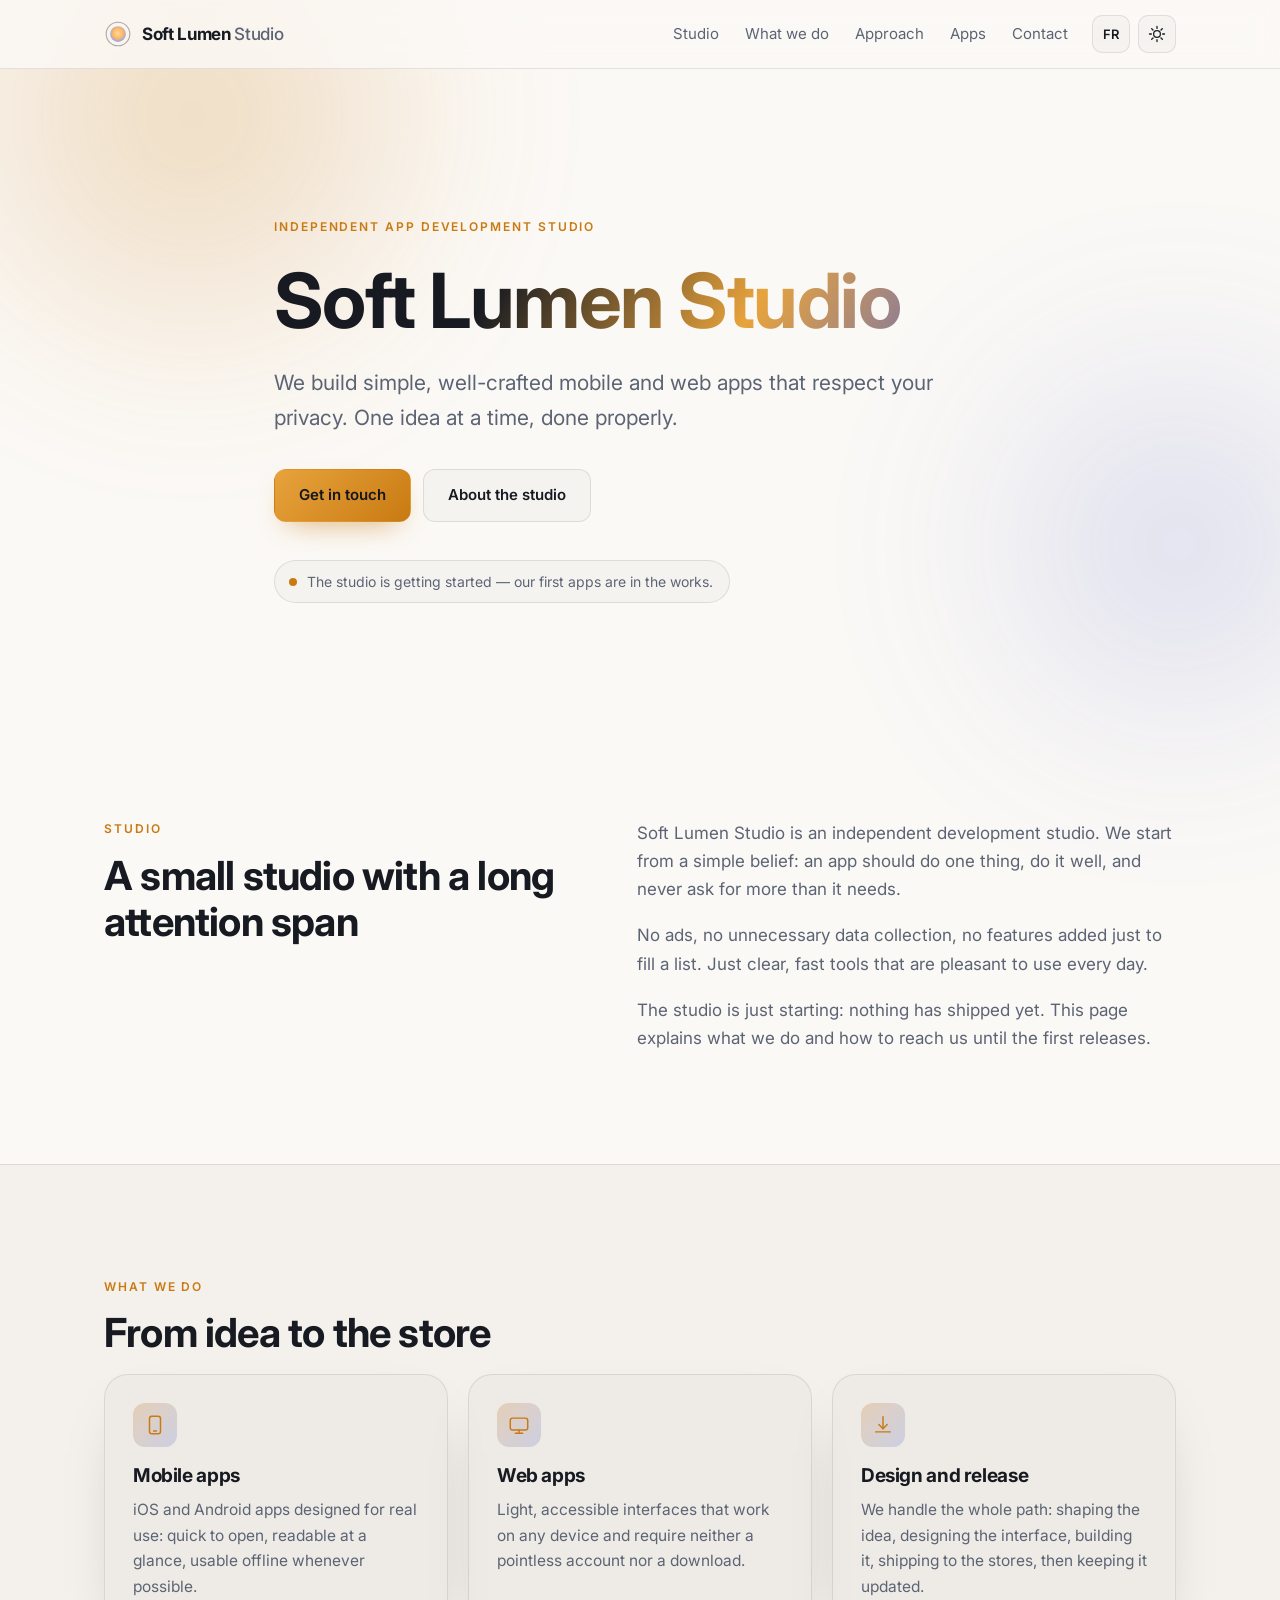
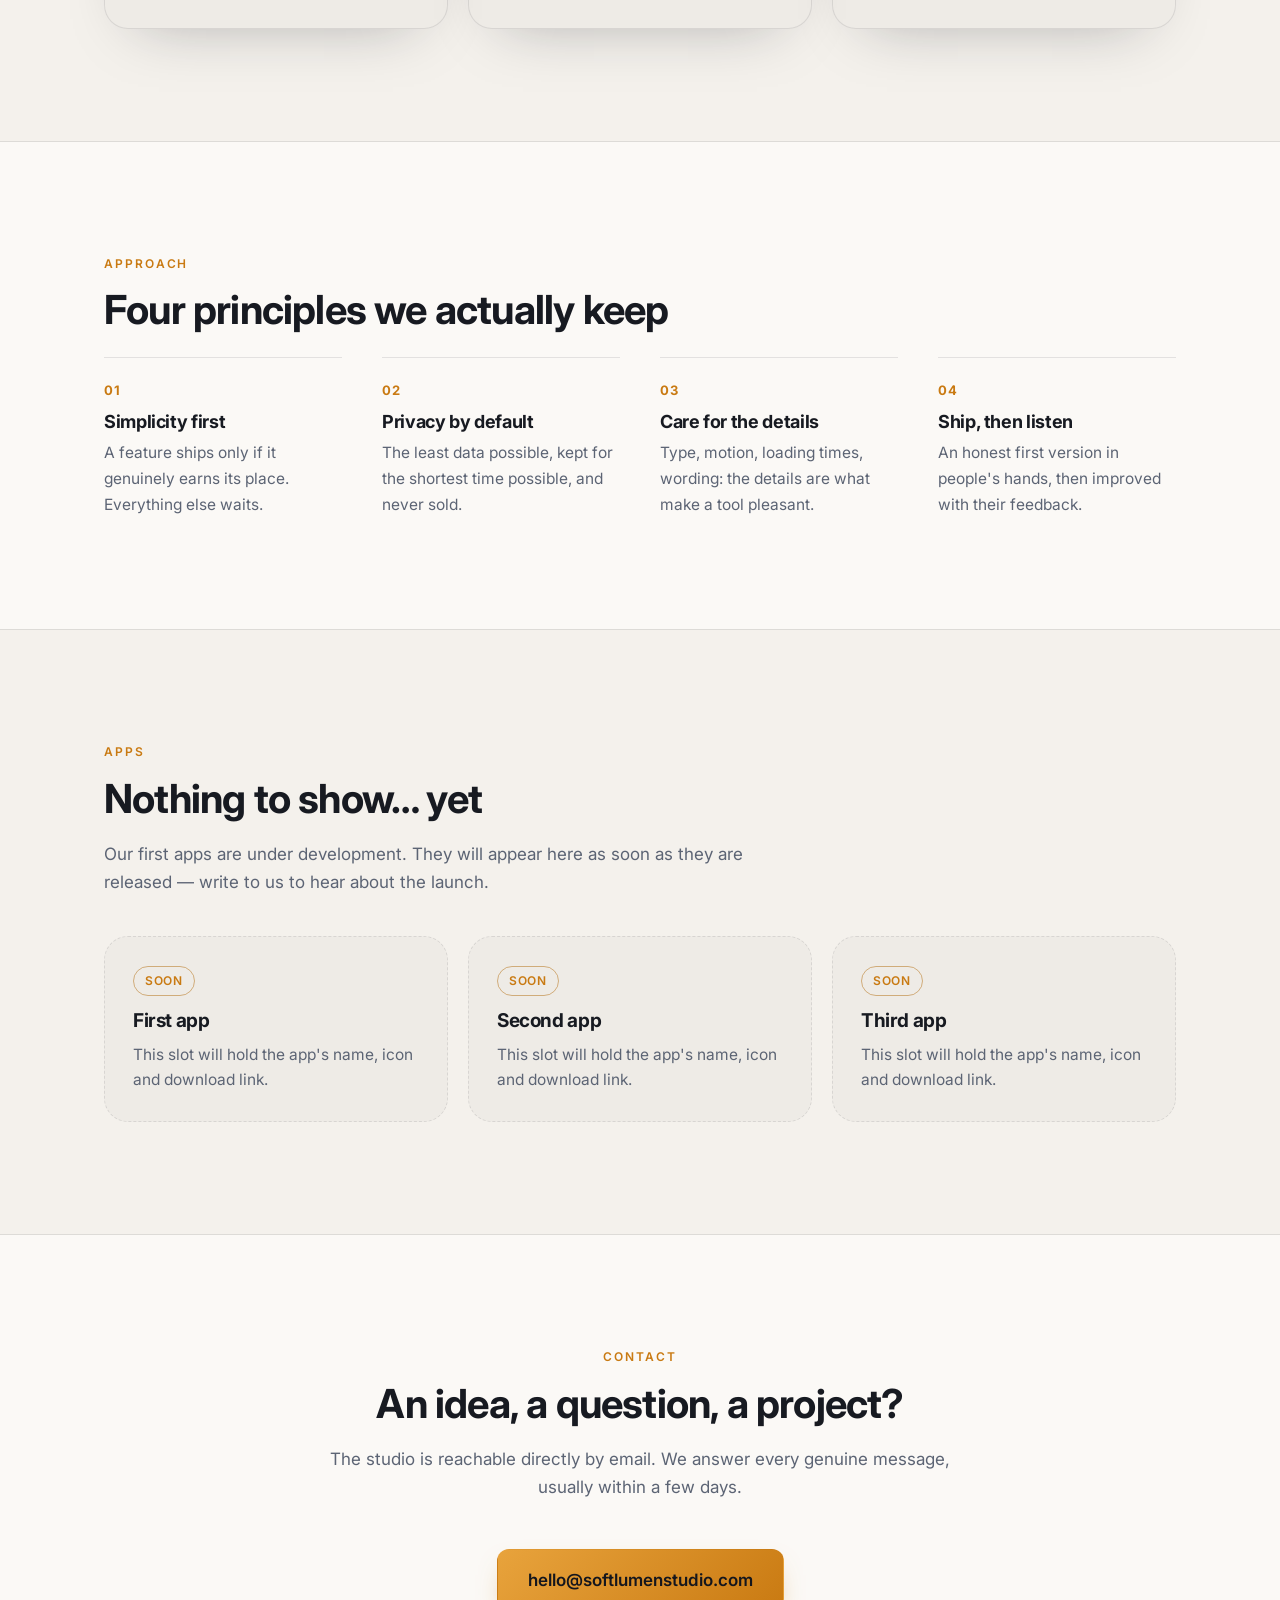
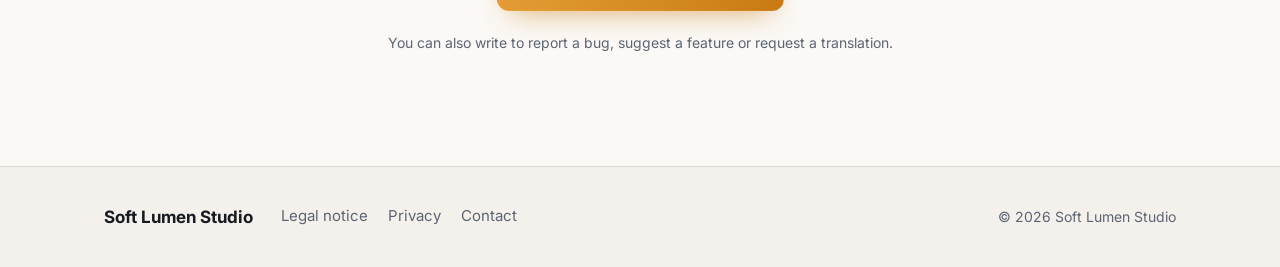
<file: index.html>
<!doctype html>
<html lang="fr" data-theme="dark">
<head>
<meta charset="utf-8">
<meta name="viewport" content="width=device-width, initial-scale=1">
<title>Soft Lumen Studio — Studio indépendant de développement d'applications</title>
<meta name="description" content="Soft Lumen Studio est un studio indépendant qui conçoit des applications mobiles et web simples, soignées et respectueuses de la vie privée.">
<link rel="canonical" href="https://msmarc75.github.io/Soft-Lumen-Studio/">
<meta property="og:type" content="website">
<meta property="og:site_name" content="Soft Lumen Studio">
<meta property="og:title" content="Soft Lumen Studio">
<meta property="og:description" content="Studio indépendant de développement d'applications mobiles et web. Simple, soigné, respectueux de la vie privée.">
<meta property="og:url" content="https://msmarc75.github.io/Soft-Lumen-Studio/">
<meta property="og:image" content="https://msmarc75.github.io/Soft-Lumen-Studio/assets/img/og-image.png">
<meta name="twitter:card" content="summary_large_image">
<meta name="theme-color" content="#0b0d13">
<link rel="icon" href="assets/img/favicon.svg" type="image/svg+xml">
<link rel="manifest" href="site.webmanifest">
<link rel="preconnect" href="https://fonts.googleapis.com">
<link rel="preconnect" href="https://fonts.gstatic.com" crossorigin>
<link rel="stylesheet" href="https://fonts.googleapis.com/css2?family=Inter:wght@400;500;600;700&display=swap">
<link rel="stylesheet" href="assets/css/styles.css">
<script type="application/ld+json">
{
  "@context": "https://schema.org",
  "@type": "Organization",
  "name": "Soft Lumen Studio",
  "url": "https://msmarc75.github.io/Soft-Lumen-Studio/",
  "logo": "https://msmarc75.github.io/Soft-Lumen-Studio/assets/img/favicon.svg",
  "description": "Studio indépendant de développement d'applications mobiles et web.",
  "email": "hello@softlumenstudio.com"
}
</script>
</head>
<body data-page="home">
<a class="skip-link" href="#main" data-i18n="skip">Aller au contenu</a>

<div class="glow glow--1" aria-hidden="true"></div>
<div class="glow glow--2" aria-hidden="true"></div>

<header class="site-header">
  <div class="container header-inner">
    <a class="brand" href="./" aria-label="Soft Lumen Studio">
      <svg class="brand__mark" viewBox="0 0 32 32" aria-hidden="true" focusable="false">
        <defs>
          <radialGradient id="bg1" cx="50%" cy="45%" r="55%">
            <stop offset="0%" stop-color="#ffd9a0"/>
            <stop offset="60%" stop-color="#ffb861"/>
            <stop offset="100%" stop-color="#8ea2ff"/>
          </radialGradient>
        </defs>
        <circle cx="16" cy="16" r="9" fill="url(#bg1)"/>
        <circle cx="16" cy="16" r="13.5" fill="none" stroke="currentColor" stroke-opacity=".35" stroke-width="1.25"/>
      </svg>
      <span class="brand__text">Soft&nbsp;Lumen<span class="brand__text-dim"> Studio</span></span>
    </a>

    <nav class="nav" id="nav" aria-label="Navigation principale">
      <a href="#studio" data-i18n="nav.studio">Le studio</a>
      <a href="#services" data-i18n="nav.services">Ce que nous faisons</a>
      <a href="#approche" data-i18n="nav.approach">Approche</a>
      <a href="#apps" data-i18n="nav.apps">Applications</a>
      <a href="#contact" data-i18n="nav.contact">Contact</a>
    </nav>

    <div class="header-actions">
      <button class="icon-btn" id="lang-toggle" type="button" aria-label="Switch to English">
        <span id="lang-label">EN</span>
      </button>
      <button class="icon-btn" id="theme-toggle" type="button" aria-label="Basculer le thème clair / sombre">
        <svg class="icon icon--sun" viewBox="0 0 24 24" aria-hidden="true"><circle cx="12" cy="12" r="4.5"/><path d="M12 2v2.5M12 19.5V22M2 12h2.5M19.5 12H22M4.9 4.9l1.8 1.8M17.3 17.3l1.8 1.8M19.1 4.9l-1.8 1.8M6.7 17.3l-1.8 1.8"/></svg>
        <svg class="icon icon--moon" viewBox="0 0 24 24" aria-hidden="true"><path d="M20 14.5A8.5 8.5 0 0 1 9.5 4a8.5 8.5 0 1 0 10.5 10.5z"/></svg>
      </button>
      <button class="icon-btn nav-toggle" id="nav-toggle" type="button" aria-expanded="false" aria-controls="nav" aria-label="Ouvrir le menu">
        <svg class="icon" viewBox="0 0 24 24" aria-hidden="true"><path d="M4 7h16M4 12h16M4 17h16"/></svg>
      </button>
    </div>
  </div>
</header>

<main id="main">

  <section class="hero">
    <div class="container hero-inner">
      <p class="eyebrow" data-i18n="hero.eyebrow">Studio indépendant de développement d'applications</p>
      <h1 class="hero__title">Soft Lumen Studio</h1>
      <p class="hero__lead" data-i18n="hero.lead">Nous concevons des applications mobiles et web simples, soignées et respectueuses de votre vie privée. Une idée à la fois, faite correctement.</p>
      <div class="hero__actions">
        <a class="btn btn--primary" href="#contact" data-i18n="hero.cta1">Nous écrire</a>
        <a class="btn btn--ghost" href="#studio" data-i18n="hero.cta2">Découvrir le studio</a>
      </div>
      <p class="status" role="status">
        <span class="status__dot" aria-hidden="true"></span>
        <span data-i18n="hero.status">Studio en cours de lancement — nos premières applications sont en préparation.</span>
      </p>
    </div>
  </section>

  <section id="studio" class="section">
    <div class="container grid-2">
      <div>
        <p class="section__label" data-i18n="studio.label">Le studio</p>
        <h2 class="section__title" data-i18n="studio.title">Petit studio, grande attention aux détails</h2>
      </div>
      <div class="prose">
        <p data-i18n="studio.p1">Soft Lumen Studio est un studio de développement indépendant. Nous partons d'une conviction simple : une application doit faire une chose, la faire bien, et ne pas demander plus que ce dont elle a besoin.</p>
        <p data-i18n="studio.p2">Pas de publicité, pas de collecte de données superflue, pas de fonctionnalités ajoutées pour faire nombre. Juste des outils clairs, rapides et agréables à utiliser au quotidien.</p>
        <p data-i18n="studio.p3">Le studio démarre : aucune application n'est encore publiée. Cette page présente ce que nous faisons et comment nous joindre en attendant les premières sorties.</p>
      </div>
    </div>
  </section>

  <section id="services" class="section section--alt">
    <div class="container">
      <p class="section__label" data-i18n="services.label">Ce que nous faisons</p>
      <h2 class="section__title" data-i18n="services.title">Du concept à la mise en ligne</h2>
      <div class="cards">
        <article class="card">
          <div class="card__icon" aria-hidden="true">
            <svg viewBox="0 0 24 24"><rect x="6" y="2.5" width="12" height="19" rx="2.5"/><path d="M10.5 18.5h3"/></svg>
          </div>
          <h3 data-i18n="services.c1.t">Applications mobiles</h3>
          <p data-i18n="services.c1.d">Des applications iOS et Android pensées pour l'usage réel : rapides à ouvrir, lisibles d'un coup d'œil, utilisables hors ligne quand c'est possible.</p>
        </article>
        <article class="card">
          <div class="card__icon" aria-hidden="true">
            <svg viewBox="0 0 24 24"><rect x="2.5" y="4.5" width="19" height="13" rx="2.5"/><path d="M8 21h8M12 17.5V21"/></svg>
          </div>
          <h3 data-i18n="services.c2.t">Applications web</h3>
          <p data-i18n="services.c2.d">Des interfaces légères et accessibles, qui fonctionnent sur n'importe quel appareil et n'imposent ni compte inutile ni téléchargement.</p>
        </article>
        <article class="card">
          <div class="card__icon" aria-hidden="true">
            <svg viewBox="0 0 24 24"><path d="M12 3v13"/><path d="M7.5 11.5 12 16l4.5-4.5"/><path d="M4 19.5h16"/></svg>
          </div>
          <h3 data-i18n="services.c3.t">Conception et publication</h3>
          <p data-i18n="services.c3.d">Nous prenons en charge l'ensemble : cadrage de l'idée, design de l'interface, développement, publication sur les stores, puis mises à jour.</p>
        </article>
      </div>
    </div>
  </section>

  <section id="approche" class="section">
    <div class="container">
      <p class="section__label" data-i18n="approach.label">Approche</p>
      <h2 class="section__title" data-i18n="approach.title">Quatre principes, tenus</h2>
      <ol class="steps">
        <li class="step">
          <span class="step__num">01</span>
          <h3 data-i18n="approach.s1.t">La simplicité d'abord</h3>
          <p data-i18n="approach.s1.d">Une fonctionnalité entre dans l'application seulement si elle sert vraiment. Le reste attend.</p>
        </li>
        <li class="step">
          <span class="step__num">02</span>
          <h3 data-i18n="approach.s2.t">La vie privée par défaut</h3>
          <p data-i18n="approach.s2.d">Le minimum de données, gardées le moins longtemps possible, et jamais revendues.</p>
        </li>
        <li class="step">
          <span class="step__num">03</span>
          <h3 data-i18n="approach.s3.t">Le soin du détail</h3>
          <p data-i18n="approach.s3.d">Typographie, animations, temps de chargement, textes : ce sont les détails qui rendent un outil agréable.</p>
        </li>
        <li class="step">
          <span class="step__num">04</span>
          <h3 data-i18n="approach.s4.t">Livrer, puis écouter</h3>
          <p data-i18n="approach.s4.d">Une première version honnête, mise entre les mains des utilisateurs, puis améliorée avec leurs retours.</p>
        </li>
      </ol>
    </div>
  </section>

  <section id="apps" class="section section--alt">
    <div class="container">
      <p class="section__label" data-i18n="apps.label">Applications</p>
      <h2 class="section__title" data-i18n="apps.title">Rien à montrer… pour l'instant</h2>
      <p class="section__lead" data-i18n="apps.lead">Nos premières applications sont en cours de développement. Cette page les accueillera dès leur publication — écrivez-nous pour être prévenu au lancement.</p>
      <div class="cards">
        <article class="card card--empty">
          <span class="pill" data-i18n="apps.soon">Bientôt</span>
          <h3 data-i18n="apps.slot">Première application</h3>
          <p data-i18n="apps.slotd">Cet emplacement accueillera le nom, l'icône et le lien de téléchargement de l'application.</p>
        </article>
        <article class="card card--empty">
          <span class="pill" data-i18n="apps.soon">Bientôt</span>
          <h3 data-i18n="apps.slot2">Deuxième application</h3>
          <p data-i18n="apps.slotd">Cet emplacement accueillera le nom, l'icône et le lien de téléchargement de l'application.</p>
        </article>
        <article class="card card--empty">
          <span class="pill" data-i18n="apps.soon">Bientôt</span>
          <h3 data-i18n="apps.slot3">Troisième application</h3>
          <p data-i18n="apps.slotd">Cet emplacement accueillera le nom, l'icône et le lien de téléchargement de l'application.</p>
        </article>
      </div>
    </div>
  </section>

  <section id="contact" class="section">
    <div class="container contact">
      <p class="section__label" data-i18n="contact.label">Contact</p>
      <h2 class="section__title" data-i18n="contact.title">Une idée, une question, un projet ?</h2>
      <p class="section__lead" data-i18n="contact.lead">Le studio est joignable directement par e-mail. Nous répondons à tous les messages sérieux, généralement sous quelques jours.</p>
      <a class="btn btn--primary btn--lg" href="mailto:hello@softlumenstudio.com">hello@softlumenstudio.com</a>
      <p class="fine" data-i18n="contact.fine">Vous pouvez aussi nous écrire pour signaler un bug, proposer une fonctionnalité ou demander une traduction.</p>
    </div>
  </section>

</main>

<footer class="site-footer">
  <div class="container footer-inner">
    <p class="footer__brand">Soft Lumen Studio</p>
    <nav class="footer__links" aria-label="Liens de bas de page">
      <a href="legal.html" data-i18n="footer.legal">Mentions légales</a>
      <a href="privacy.html" data-i18n="footer.privacy">Confidentialité</a>
      <a href="mailto:hello@softlumenstudio.com" data-i18n="footer.contact">Contact</a>
    </nav>
    <p class="footer__copy">© <span id="year">2026</span> Soft Lumen Studio</p>
  </div>
</footer>

<script src="assets/js/main.js"></script>
</body>
</html>
</file>
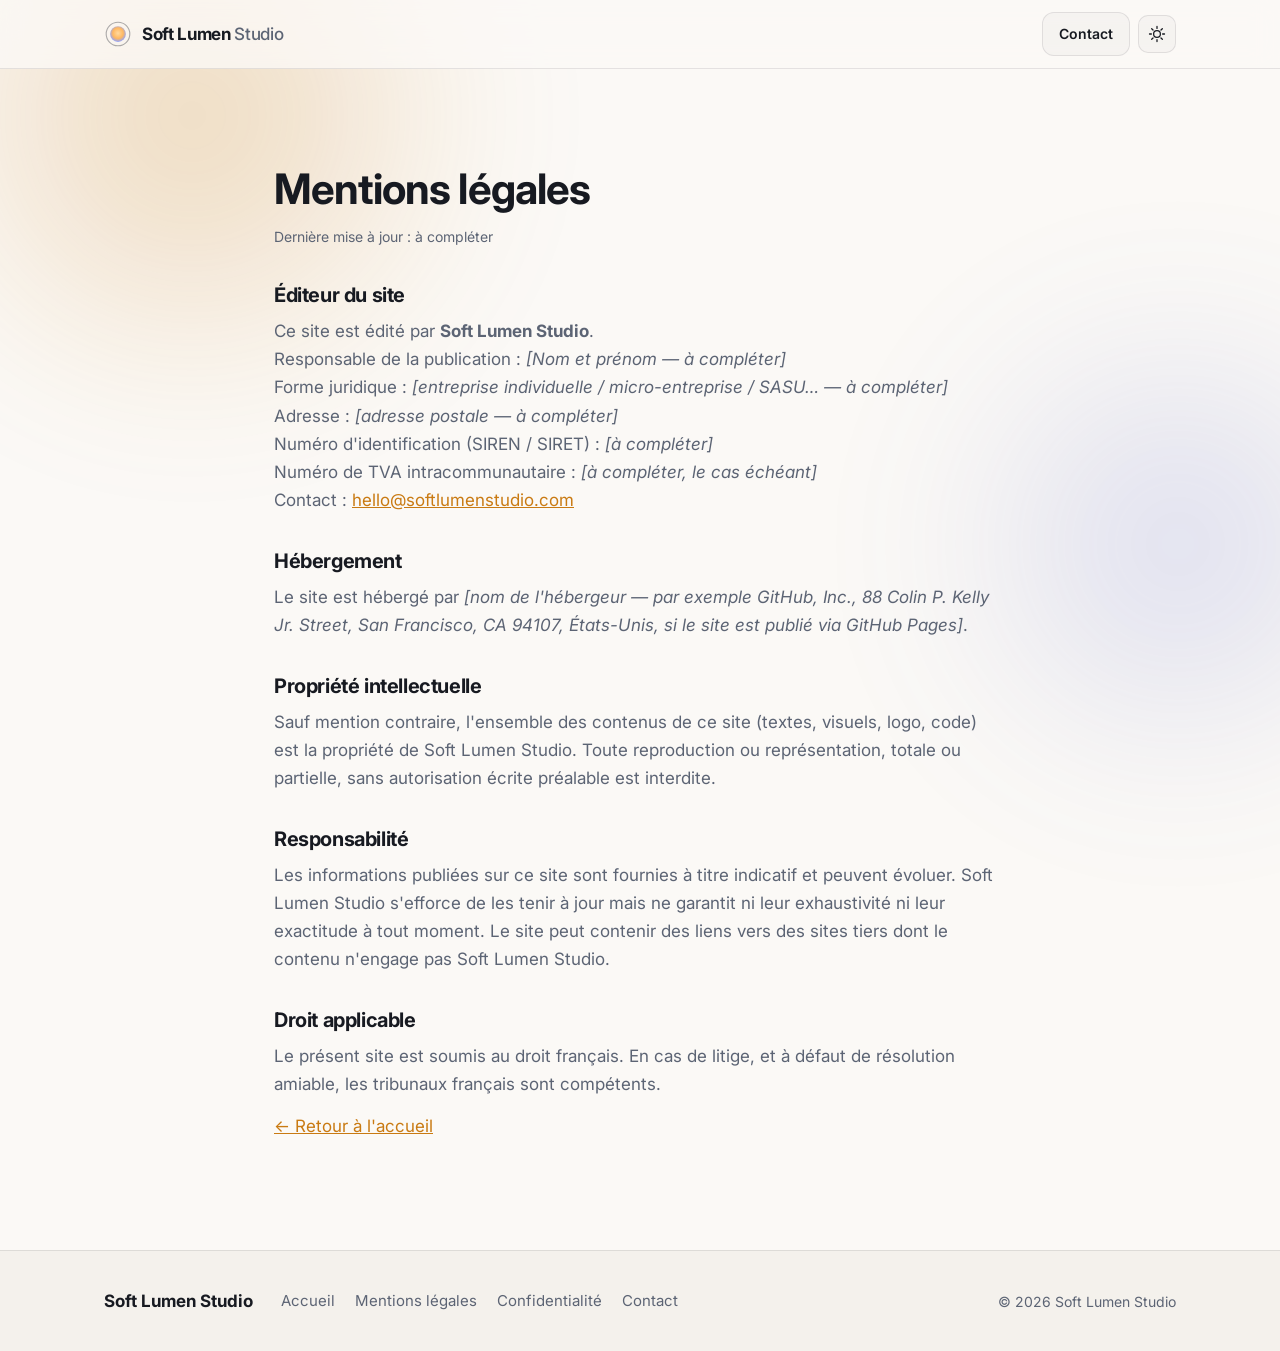
<file: legal.html>
<!doctype html>
<html lang="fr" data-theme="dark">
<head>
<meta charset="utf-8">
<meta name="viewport" content="width=device-width, initial-scale=1">
<title>Mentions légales — Soft Lumen Studio</title>
<meta name="description" content="Mentions légales du site de Soft Lumen Studio.">
<meta name="robots" content="index, follow">
<meta name="theme-color" content="#0b0d13">
<link rel="icon" href="assets/img/favicon.svg" type="image/svg+xml">
<link rel="manifest" href="site.webmanifest">
<link rel="preconnect" href="https://fonts.googleapis.com">
<link rel="preconnect" href="https://fonts.gstatic.com" crossorigin>
<link rel="stylesheet" href="https://fonts.googleapis.com/css2?family=Inter:wght@400;500;600;700&display=swap">
<link rel="stylesheet" href="assets/css/styles.css">
</head>
<body>
<div class="glow glow--1" aria-hidden="true"></div>
<div class="glow glow--2" aria-hidden="true"></div>

<header class="site-header">
  <div class="container header-inner">
    <a class="brand" href="./" aria-label="Soft Lumen Studio">
      <svg class="brand__mark" viewBox="0 0 32 32" aria-hidden="true" focusable="false">
        <defs>
          <radialGradient id="bg1" cx="50%" cy="45%" r="55%">
            <stop offset="0%" stop-color="#ffd9a0"/>
            <stop offset="60%" stop-color="#ffb861"/>
            <stop offset="100%" stop-color="#8ea2ff"/>
          </radialGradient>
        </defs>
        <circle cx="16" cy="16" r="9" fill="url(#bg1)"/>
        <circle cx="16" cy="16" r="13.5" fill="none" stroke="currentColor" stroke-opacity=".35" stroke-width="1.25"/>
      </svg>
      <span class="brand__text">Soft&nbsp;Lumen<span class="brand__text-dim"> Studio</span></span>
    </a>
    <div class="header-actions" style="margin-left:auto">
      <a class="btn btn--ghost" href="./#contact" style="padding:9px 16px;font-size:14px">Contact</a>
      <button class="icon-btn" id="theme-toggle" type="button" aria-label="Basculer le thème clair / sombre">
        <svg class="icon icon--sun" viewBox="0 0 24 24" aria-hidden="true"><circle cx="12" cy="12" r="4.5"/><path d="M12 2v2.5M12 19.5V22M2 12h2.5M19.5 12H22M4.9 4.9l1.8 1.8M17.3 17.3l1.8 1.8M19.1 4.9l-1.8 1.8M6.7 17.3l-1.8 1.8"/></svg>
        <svg class="icon icon--moon" viewBox="0 0 24 24" aria-hidden="true"><path d="M20 14.5A8.5 8.5 0 0 1 9.5 4a8.5 8.5 0 1 0 10.5 10.5z"/></svg>
      </button>
    </div>
  </div>
</header>

<main id="main">
<section class="page">
  <div class="container">
    <h1>Mentions légales</h1>
    <p class="updated">Dernière mise à jour : à compléter</p>

    <h2>Éditeur du site</h2>
    <p>
      Ce site est édité par <strong>Soft Lumen Studio</strong>.<br>
      Responsable de la publication : <em>[Nom et prénom — à compléter]</em><br>
      Forme juridique : <em>[entreprise individuelle / micro-entreprise / SASU… — à compléter]</em><br>
      Adresse : <em>[adresse postale — à compléter]</em><br>
      Numéro d'identification (SIREN / SIRET) : <em>[à compléter]</em><br>
      Numéro de TVA intracommunautaire : <em>[à compléter, le cas échéant]</em><br>
      Contact : <a href="mailto:hello@softlumenstudio.com">hello@softlumenstudio.com</a>
    </p>

    <h2>Hébergement</h2>
    <p>
      Le site est hébergé par <em>[nom de l'hébergeur — par exemple GitHub, Inc., 88 Colin P. Kelly Jr. Street,
      San Francisco, CA 94107, États-Unis, si le site est publié via GitHub Pages]</em>.
    </p>

    <h2>Propriété intellectuelle</h2>
    <p>
      Sauf mention contraire, l'ensemble des contenus de ce site (textes, visuels, logo, code) est la propriété
      de Soft Lumen Studio. Toute reproduction ou représentation, totale ou partielle, sans autorisation écrite
      préalable est interdite.
    </p>

    <h2>Responsabilité</h2>
    <p>
      Les informations publiées sur ce site sont fournies à titre indicatif et peuvent évoluer. Soft Lumen Studio
      s'efforce de les tenir à jour mais ne garantit ni leur exhaustivité ni leur exactitude à tout moment.
      Le site peut contenir des liens vers des sites tiers dont le contenu n'engage pas Soft Lumen Studio.
    </p>

    <h2>Droit applicable</h2>
    <p>
      Le présent site est soumis au droit français. En cas de litige, et à défaut de résolution amiable,
      les tribunaux français sont compétents.
    </p>

    <p><a href="index.html">← Retour à l'accueil</a></p>
  </div>
</section>
</main>

<footer class="site-footer">
  <div class="container footer-inner">
    <p class="footer__brand">Soft Lumen Studio</p>
    <nav class="footer__links" aria-label="Liens de bas de page">
      <a href="index.html">Accueil</a>
      <a href="legal.html">Mentions légales</a>
      <a href="privacy.html">Confidentialité</a>
      <a href="mailto:hello@softlumenstudio.com">Contact</a>
    </nav>
    <p class="footer__copy">© <span id="year">2026</span> Soft Lumen Studio</p>
  </div>
</footer>

<script src="assets/js/main.js"></script>
</body>
</html>
</file>
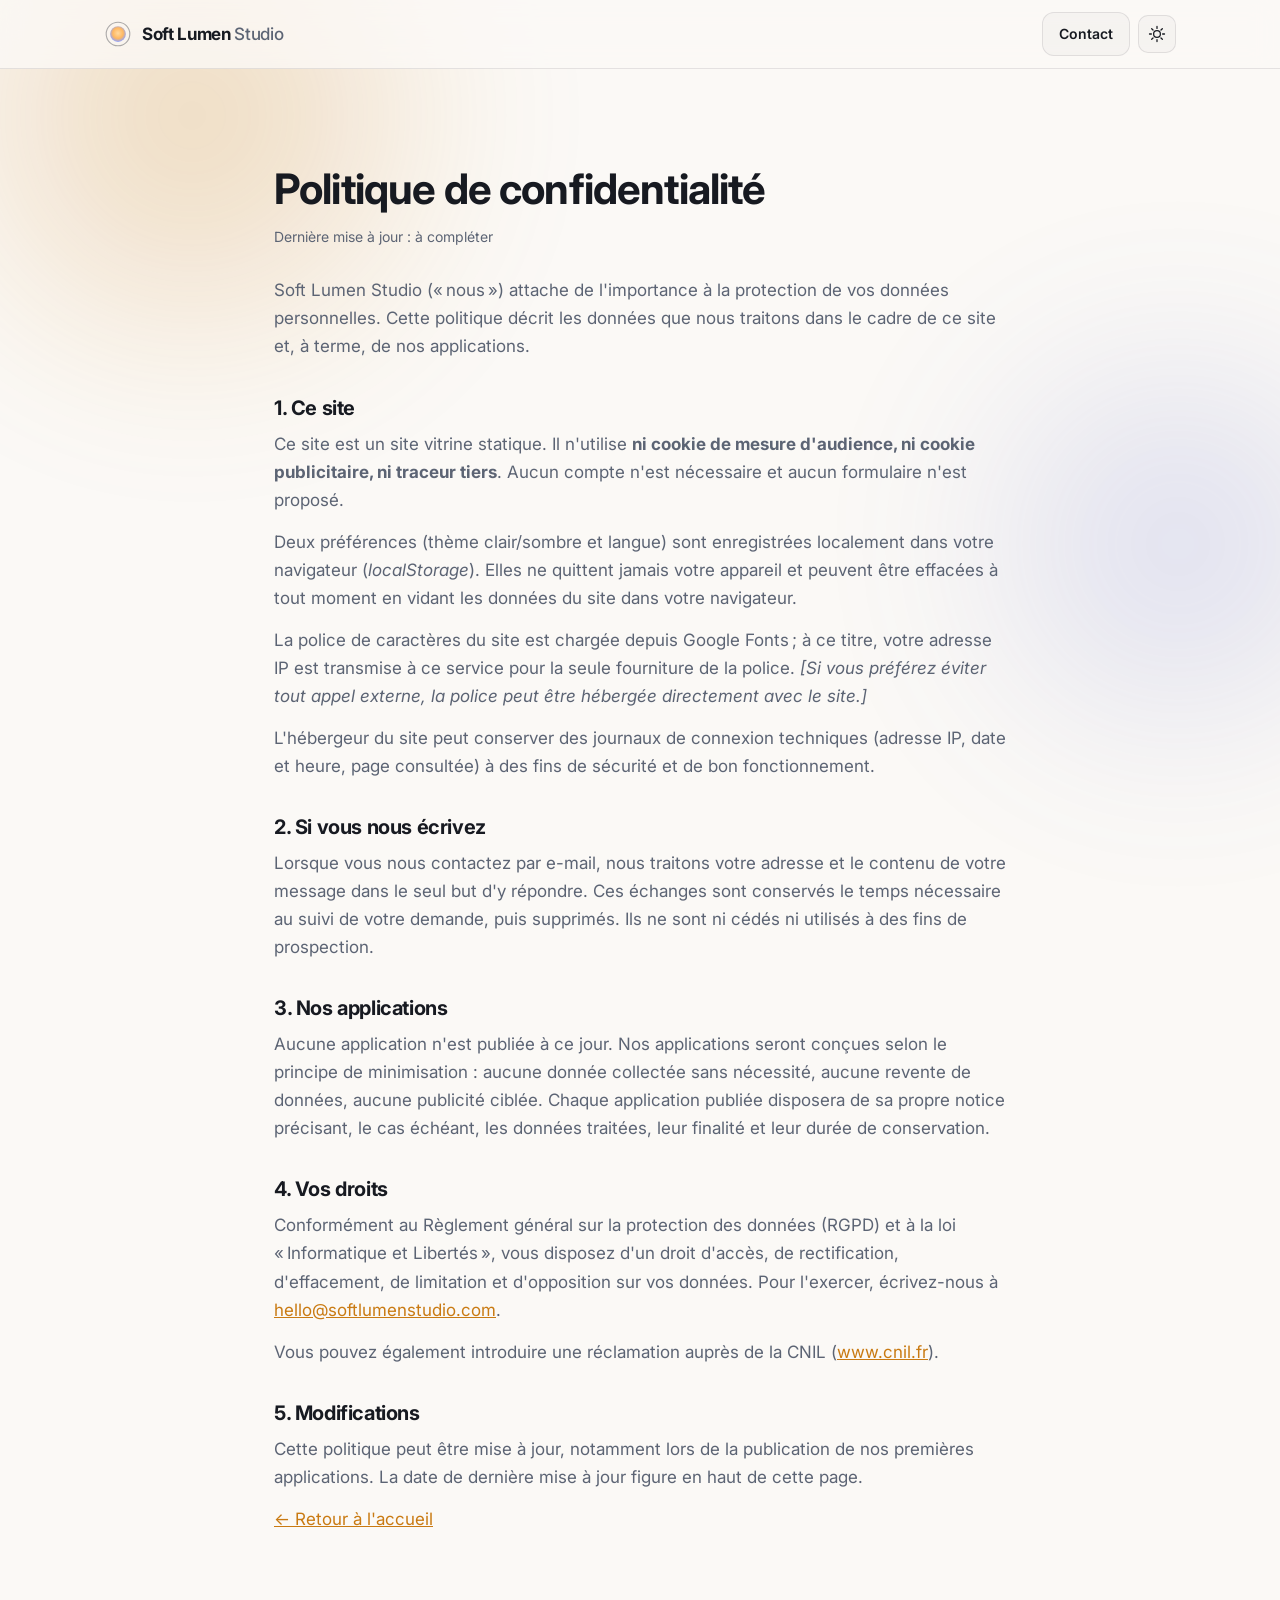
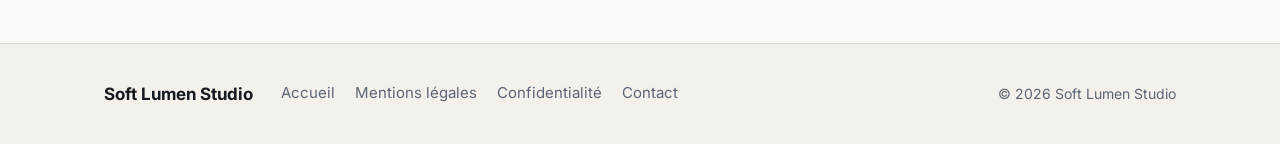
<file: privacy.html>
<!doctype html>
<html lang="fr" data-theme="dark">
<head>
<meta charset="utf-8">
<meta name="viewport" content="width=device-width, initial-scale=1">
<title>Politique de confidentialité — Soft Lumen Studio</title>
<meta name="description" content="Politique de confidentialité de Soft Lumen Studio : aucun traceur, aucune revente de données.">
<meta name="robots" content="index, follow">
<meta name="theme-color" content="#0b0d13">
<link rel="icon" href="assets/img/favicon.svg" type="image/svg+xml">
<link rel="manifest" href="site.webmanifest">
<link rel="preconnect" href="https://fonts.googleapis.com">
<link rel="preconnect" href="https://fonts.gstatic.com" crossorigin>
<link rel="stylesheet" href="https://fonts.googleapis.com/css2?family=Inter:wght@400;500;600;700&display=swap">
<link rel="stylesheet" href="assets/css/styles.css">
</head>
<body>
<div class="glow glow--1" aria-hidden="true"></div>
<div class="glow glow--2" aria-hidden="true"></div>

<header class="site-header">
  <div class="container header-inner">
    <a class="brand" href="./" aria-label="Soft Lumen Studio">
      <svg class="brand__mark" viewBox="0 0 32 32" aria-hidden="true" focusable="false">
        <defs>
          <radialGradient id="bg1" cx="50%" cy="45%" r="55%">
            <stop offset="0%" stop-color="#ffd9a0"/>
            <stop offset="60%" stop-color="#ffb861"/>
            <stop offset="100%" stop-color="#8ea2ff"/>
          </radialGradient>
        </defs>
        <circle cx="16" cy="16" r="9" fill="url(#bg1)"/>
        <circle cx="16" cy="16" r="13.5" fill="none" stroke="currentColor" stroke-opacity=".35" stroke-width="1.25"/>
      </svg>
      <span class="brand__text">Soft&nbsp;Lumen<span class="brand__text-dim"> Studio</span></span>
    </a>
    <div class="header-actions" style="margin-left:auto">
      <a class="btn btn--ghost" href="./#contact" style="padding:9px 16px;font-size:14px">Contact</a>
      <button class="icon-btn" id="theme-toggle" type="button" aria-label="Basculer le thème clair / sombre">
        <svg class="icon icon--sun" viewBox="0 0 24 24" aria-hidden="true"><circle cx="12" cy="12" r="4.5"/><path d="M12 2v2.5M12 19.5V22M2 12h2.5M19.5 12H22M4.9 4.9l1.8 1.8M17.3 17.3l1.8 1.8M19.1 4.9l-1.8 1.8M6.7 17.3l-1.8 1.8"/></svg>
        <svg class="icon icon--moon" viewBox="0 0 24 24" aria-hidden="true"><path d="M20 14.5A8.5 8.5 0 0 1 9.5 4a8.5 8.5 0 1 0 10.5 10.5z"/></svg>
      </button>
    </div>
  </div>
</header>

<main id="main">
<section class="page">
  <div class="container">
    <h1>Politique de confidentialité</h1>
    <p class="updated">Dernière mise à jour : à compléter</p>

    <p>
      Soft Lumen Studio (« nous ») attache de l'importance à la protection de vos données personnelles.
      Cette politique décrit les données que nous traitons dans le cadre de ce site et, à terme,
      de nos applications.
    </p>

    <h2>1. Ce site</h2>
    <p>
      Ce site est un site vitrine statique. Il n'utilise <strong>ni cookie de mesure d'audience,
      ni cookie publicitaire, ni traceur tiers</strong>. Aucun compte n'est nécessaire et aucun formulaire
      n'est proposé.
    </p>
    <p>
      Deux préférences (thème clair/sombre et langue) sont enregistrées localement dans votre navigateur
      (<em>localStorage</em>). Elles ne quittent jamais votre appareil et peuvent être effacées à tout moment
      en vidant les données du site dans votre navigateur.
    </p>
    <p>
      La police de caractères du site est chargée depuis Google Fonts ; à ce titre, votre adresse IP est
      transmise à ce service pour la seule fourniture de la police. <em>[Si vous préférez éviter tout appel
      externe, la police peut être hébergée directement avec le site.]</em>
    </p>
    <p>
      L'hébergeur du site peut conserver des journaux de connexion techniques (adresse IP, date et heure,
      page consultée) à des fins de sécurité et de bon fonctionnement.
    </p>

    <h2>2. Si vous nous écrivez</h2>
    <p>
      Lorsque vous nous contactez par e-mail, nous traitons votre adresse et le contenu de votre message
      dans le seul but d'y répondre. Ces échanges sont conservés le temps nécessaire au suivi de votre demande,
      puis supprimés. Ils ne sont ni cédés ni utilisés à des fins de prospection.
    </p>

    <h2>3. Nos applications</h2>
    <p>
      Aucune application n'est publiée à ce jour. Nos applications seront conçues selon le principe de
      minimisation : aucune donnée collectée sans nécessité, aucune revente de données, aucune publicité ciblée.
      Chaque application publiée disposera de sa propre notice précisant, le cas échéant, les données traitées,
      leur finalité et leur durée de conservation.
    </p>

    <h2>4. Vos droits</h2>
    <p>
      Conformément au Règlement général sur la protection des données (RGPD) et à la loi « Informatique et
      Libertés », vous disposez d'un droit d'accès, de rectification, d'effacement, de limitation et
      d'opposition sur vos données. Pour l'exercer, écrivez-nous à
      <a href="mailto:hello@softlumenstudio.com">hello@softlumenstudio.com</a>.
    </p>
    <p>
      Vous pouvez également introduire une réclamation auprès de la CNIL
      (<a href="https://www.cnil.fr" rel="noopener noreferrer" target="_blank">www.cnil.fr</a>).
    </p>

    <h2>5. Modifications</h2>
    <p>
      Cette politique peut être mise à jour, notamment lors de la publication de nos premières applications.
      La date de dernière mise à jour figure en haut de cette page.
    </p>

    <p><a href="index.html">← Retour à l'accueil</a></p>
  </div>
</section>
</main>

<footer class="site-footer">
  <div class="container footer-inner">
    <p class="footer__brand">Soft Lumen Studio</p>
    <nav class="footer__links" aria-label="Liens de bas de page">
      <a href="index.html">Accueil</a>
      <a href="legal.html">Mentions légales</a>
      <a href="privacy.html">Confidentialité</a>
      <a href="mailto:hello@softlumenstudio.com">Contact</a>
    </nav>
    <p class="footer__copy">© <span id="year">2026</span> Soft Lumen Studio</p>
  </div>
</footer>

<script src="assets/js/main.js"></script>
</body>
</html>
</file>
<file: assets/css/styles.css>
/* Soft Lumen Studio — feuille de styles principale */

/* ---------- Tokens ---------- */
:root {
  --bg: #0b0d13;
  --bg-alt: #0f121a;
  --surface: rgba(255, 255, 255, .035);
  --surface-strong: rgba(255, 255, 255, .06);
  --border: rgba(255, 255, 255, .09);
  --text: #e9edf5;
  --text-muted: #9aa4b8;
  --accent: #ffb861;
  --accent-soft: #ffd9a0;
  --accent-cool: #8ea2ff;
  --shadow: 0 24px 60px -30px rgba(0, 0, 0, .9);
  --radius: 16px;
  --radius-lg: 24px;
  --maxw: 1120px;
  --font: "Inter", system-ui, -apple-system, "Segoe UI", Roboto, Helvetica, Arial, sans-serif;
}

html[data-theme="light"] {
  --bg: #fbf9f6;
  --bg-alt: #f4f1ec;
  --surface: rgba(20, 22, 30, .025);
  --surface-strong: rgba(20, 22, 30, .045);
  --border: rgba(20, 22, 30, .1);
  --text: #171a21;
  --text-muted: #5c6474;
  --accent: #c97a12;
  --accent-soft: #e8a33c;
  --accent-cool: #5566cc;
  --shadow: 0 24px 60px -34px rgba(23, 26, 33, .35);
}

/* ---------- Base ---------- */
*, *::before, *::after { box-sizing: border-box; }

html { scroll-behavior: smooth; }

body {
  margin: 0;
  background: var(--bg);
  color: var(--text);
  font-family: var(--font);
  font-size: 17px;
  line-height: 1.65;
  -webkit-font-smoothing: antialiased;
  overflow-x: hidden;
}

h1, h2, h3 { line-height: 1.15; letter-spacing: -.02em; margin: 0; }
p { margin: 0; }
a { color: inherit; }

img, svg { max-width: 100%; }

.container { width: 100%; max-width: var(--maxw); margin-inline: auto; padding-inline: 24px; }

.skip-link {
  position: absolute;
  left: -9999px;
  top: 12px;
  z-index: 100;
  background: var(--accent);
  color: #10131a;
  padding: 10px 16px;
  border-radius: 10px;
  font-weight: 600;
  text-decoration: none;
}
.skip-link:focus { left: 24px; }

:focus-visible {
  outline: 2px solid var(--accent);
  outline-offset: 3px;
  border-radius: 6px;
}

/* ---------- Halos ---------- */
.glow {
  position: fixed;
  z-index: -1;
  border-radius: 50%;
  filter: blur(90px);
  pointer-events: none;
  opacity: .5;
}
.glow--1 {
  width: 46vw; height: 46vw;
  min-width: 320px; min-height: 320px;
  top: -14vw; left: -8vw;
  background: radial-gradient(circle, var(--accent) 0%, transparent 70%);
  opacity: .22;
}
.glow--2 {
  width: 40vw; height: 40vw;
  min-width: 280px; min-height: 280px;
  top: 32vh; right: -12vw;
  background: radial-gradient(circle, var(--accent-cool) 0%, transparent 70%);
  opacity: .18;
}
html[data-theme="light"] .glow--1 { opacity: .3; }
html[data-theme="light"] .glow--2 { opacity: .22; }

/* ---------- En-tête ---------- */
.site-header {
  position: sticky;
  top: 0;
  z-index: 50;
  backdrop-filter: blur(14px);
  background: color-mix(in srgb, var(--bg) 78%, transparent);
  border-bottom: 1px solid var(--border);
}

.header-inner {
  display: flex;
  align-items: center;
  gap: 24px;
  min-height: 68px;
}

.brand {
  display: inline-flex;
  align-items: center;
  gap: 10px;
  font-weight: 700;
  letter-spacing: -.02em;
  text-decoration: none;
  white-space: nowrap;
}
.brand__mark { width: 28px; height: 28px; flex: none; }
.brand__text-dim { color: var(--text-muted); font-weight: 500; }

.nav {
  display: flex;
  align-items: center;
  gap: 26px;
  margin-left: auto;
  font-size: 15px;
}
.nav a {
  color: var(--text-muted);
  text-decoration: none;
  transition: color .18s ease;
}
.nav a:hover { color: var(--text); }

.header-actions { display: flex; align-items: center; gap: 8px; }

.icon-btn {
  display: inline-grid;
  place-items: center;
  width: 38px; height: 38px;
  border: 1px solid var(--border);
  border-radius: 10px;
  background: var(--surface);
  color: var(--text);
  font: 600 13px/1 var(--font);
  cursor: pointer;
  transition: background .18s ease, border-color .18s ease;
}
.icon-btn:hover { background: var(--surface-strong); border-color: color-mix(in srgb, var(--accent) 45%, var(--border)); }

.icon { width: 18px; height: 18px; fill: none; stroke: currentColor; stroke-width: 1.7; stroke-linecap: round; stroke-linejoin: round; }
html[data-theme="dark"] .icon--sun { display: none; }
html[data-theme="light"] .icon--moon { display: none; }

.nav-toggle { display: none; }

/* ---------- Hero ---------- */
.hero { padding: clamp(72px, 13vw, 148px) 0 clamp(56px, 9vw, 104px); }
.hero-inner { max-width: 780px; }

.eyebrow {
  text-transform: uppercase;
  letter-spacing: .16em;
  font-size: 12px;
  font-weight: 600;
  color: var(--accent);
  margin-bottom: 20px;
}

.hero__title {
  font-size: clamp(42px, 8vw, 76px);
  font-weight: 700;
  background: linear-gradient(120deg, var(--text) 30%, var(--accent-soft) 65%, var(--accent-cool) 100%);
  -webkit-background-clip: text;
  background-clip: text;
  color: transparent;
  margin-bottom: 22px;
}

.hero__lead {
  font-size: clamp(17px, 2.2vw, 21px);
  color: var(--text-muted);
  max-width: 60ch;
}

.hero__actions { display: flex; flex-wrap: wrap; gap: 12px; margin-top: 34px; }

.btn {
  display: inline-flex;
  align-items: center;
  justify-content: center;
  gap: 8px;
  padding: 13px 24px;
  border-radius: 12px;
  border: 1px solid transparent;
  font-weight: 600;
  font-size: 15px;
  text-decoration: none;
  cursor: pointer;
  transition: transform .18s ease, box-shadow .18s ease, background .18s ease, border-color .18s ease;
}
.btn--primary {
  background: linear-gradient(135deg, var(--accent-soft), var(--accent));
  color: #14161d;
  box-shadow: 0 12px 30px -14px color-mix(in srgb, var(--accent) 70%, transparent);
}
.btn--primary:hover { transform: translateY(-2px); box-shadow: 0 18px 36px -14px color-mix(in srgb, var(--accent) 80%, transparent); }
.btn--ghost { border-color: var(--border); background: var(--surface); color: var(--text); }
.btn--ghost:hover { background: var(--surface-strong); transform: translateY(-2px); }
.btn--lg { padding: 16px 30px; font-size: 17px; }

.status {
  display: inline-flex;
  align-items: center;
  gap: 10px;
  margin-top: 38px;
  padding: 9px 16px 9px 14px;
  border: 1px solid var(--border);
  border-radius: 999px;
  background: var(--surface);
  font-size: 14px;
  color: var(--text-muted);
}
.status__dot {
  width: 8px; height: 8px;
  border-radius: 50%;
  background: var(--accent);
  box-shadow: 0 0 0 0 color-mix(in srgb, var(--accent) 60%, transparent);
  animation: pulse 2.4s ease-out infinite;
  flex: none;
}
@keyframes pulse {
  0% { box-shadow: 0 0 0 0 color-mix(in srgb, var(--accent) 60%, transparent); }
  70% { box-shadow: 0 0 0 10px transparent; }
  100% { box-shadow: 0 0 0 0 transparent; }
}

/* ---------- Sections ---------- */
.section { padding: clamp(64px, 10vw, 112px) 0; }
section[id] { scroll-margin-top: 84px; }
.section--alt {
  background: var(--bg-alt);
  border-block: 1px solid var(--border);
}

.section__label {
  text-transform: uppercase;
  letter-spacing: .16em;
  font-size: 12px;
  font-weight: 600;
  color: var(--accent);
  margin-bottom: 14px;
}
.section__title {
  font-size: clamp(28px, 4.4vw, 40px);
  font-weight: 700;
  margin-bottom: 18px;
}
.section__lead {
  color: var(--text-muted);
  max-width: 62ch;
  margin-bottom: 40px;
}

.grid-2 {
  display: grid;
  grid-template-columns: minmax(0, 1fr) minmax(0, 1.15fr);
  gap: clamp(28px, 5vw, 64px);
  align-items: start;
}
.prose { display: grid; gap: 18px; color: var(--text-muted); }
.prose p { max-width: 62ch; }

/* ---------- Cartes ---------- */
.cards {
  display: grid;
  grid-template-columns: repeat(auto-fit, minmax(260px, 1fr));
  gap: 20px;
  margin-top: 8px;
}

.card {
  padding: 28px;
  border: 1px solid var(--border);
  border-radius: var(--radius-lg);
  background: var(--surface);
  box-shadow: var(--shadow);
  transition: transform .2s ease, border-color .2s ease, background .2s ease;
}
.card:hover {
  transform: translateY(-4px);
  border-color: color-mix(in srgb, var(--accent) 40%, var(--border));
  background: var(--surface-strong);
}
.card h3 { font-size: 19px; margin-bottom: 10px; }
.card p { color: var(--text-muted); font-size: 15.5px; }

.card__icon {
  display: grid;
  place-items: center;
  width: 44px; height: 44px;
  margin-bottom: 18px;
  border-radius: 12px;
  background: linear-gradient(135deg, color-mix(in srgb, var(--accent) 26%, transparent), color-mix(in srgb, var(--accent-cool) 22%, transparent));
  color: var(--accent-soft);
}
html[data-theme="light"] .card__icon { color: var(--accent); }
.card__icon svg { width: 22px; height: 22px; fill: none; stroke: currentColor; stroke-width: 1.6; stroke-linecap: round; stroke-linejoin: round; }

.card--empty { border-style: dashed; box-shadow: none; }
.card--empty:hover { transform: none; }

.pill {
  display: inline-block;
  margin-bottom: 14px;
  padding: 4px 11px;
  border-radius: 999px;
  border: 1px solid color-mix(in srgb, var(--accent) 45%, var(--border));
  color: var(--accent);
  font-size: 12px;
  font-weight: 600;
  letter-spacing: .06em;
  text-transform: uppercase;
}

/* ---------- Étapes ---------- */
.steps {
  list-style: none;
  margin: 0;
  padding: 0;
  display: grid;
  grid-template-columns: repeat(4, minmax(0, 1fr));
  gap: 32px 40px;
  margin-top: 24px;
}
.step { position: relative; padding-top: 22px; border-top: 1px solid var(--border); }
.step__num {
  display: block;
  font-size: 13px;
  font-weight: 700;
  letter-spacing: .1em;
  color: var(--accent);
  margin-bottom: 10px;
}
.step h3 { font-size: 18px; margin-bottom: 8px; }
.step p { color: var(--text-muted); font-size: 15.5px; }

/* ---------- Contact ---------- */
.contact { max-width: 720px; text-align: center; }
.contact .section__lead { margin-inline: auto; }
.contact .btn { margin-top: 8px; }
.fine { margin-top: 20px; font-size: 14px; color: var(--text-muted); }

/* ---------- Pages de contenu ---------- */
.page { padding: clamp(56px, 9vw, 96px) 0; }
.page .container { max-width: 780px; }
.page h1 { font-size: clamp(30px, 5vw, 42px); margin-bottom: 12px; }
.page h2 { font-size: 20px; margin: 36px 0 10px; }
.page p, .page li { color: var(--text-muted); }
.page p { margin-bottom: 14px; }
.page ul { padding-left: 20px; margin: 0 0 14px; }
.page li { margin-bottom: 6px; }
.page .updated { font-size: 14px; color: var(--text-muted); margin-bottom: 28px; }
.page a { color: var(--accent); }

.center { text-align: center; }
.center .hero__actions { justify-content: center; }

/* ---------- Pied de page ---------- */
.site-footer {
  border-top: 1px solid var(--border);
  padding: 36px 0;
  background: var(--bg-alt);
}
.footer-inner {
  display: flex;
  flex-wrap: wrap;
  align-items: center;
  gap: 16px 28px;
}
.footer__brand { font-weight: 700; }
.footer__links { display: flex; flex-wrap: wrap; gap: 20px; font-size: 15px; }
.footer__links a { color: var(--text-muted); text-decoration: none; }
.footer__links a:hover { color: var(--text); }
.footer__copy { margin-left: auto; font-size: 14px; color: var(--text-muted); }

/* ---------- Apparition au défilement ---------- */
.reveal { opacity: 0; transform: translateY(16px); transition: opacity .6s ease, transform .6s ease; }
.reveal.is-visible { opacity: 1; transform: none; }

/* ---------- Responsive ---------- */
@media (max-width: 1080px) {
  .steps { grid-template-columns: repeat(2, minmax(0, 1fr)); }
}

@media (max-width: 860px) {
  .nav-toggle { display: inline-grid; }
  .nav {
    position: absolute;
    top: 100%;
    left: 0;
    right: 0;
    display: none;
    flex-direction: column;
    align-items: flex-start;
    gap: 4px;
    padding: 12px 24px 20px;
    background: var(--bg);
    border-bottom: 1px solid var(--border);
    font-size: 16px;
  }
  .nav.is-open { display: flex; }
  .nav a { display: block; width: 100%; padding: 10px 0; }
  .header-actions { margin-left: auto; }
  .grid-2 { grid-template-columns: 1fr; }
  .steps { grid-template-columns: 1fr; gap: 24px; }
  .footer__copy { margin-left: 0; width: 100%; }
}

@media (prefers-reduced-motion: reduce) {
  html { scroll-behavior: auto; }
  *, *::before, *::after { animation-duration: .001ms !important; transition-duration: .001ms !important; }
  .reveal { opacity: 1; transform: none; }
}
</file>
